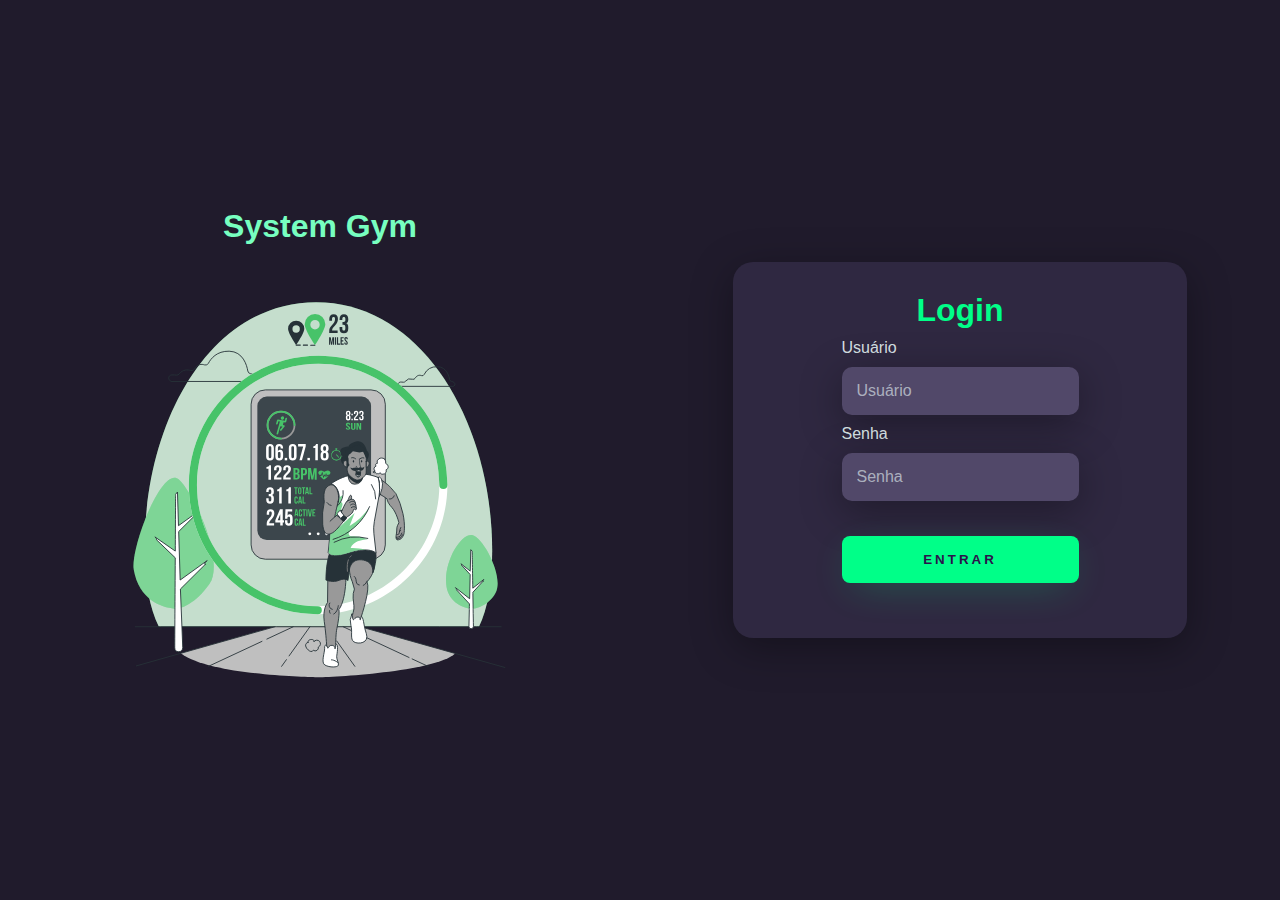
<file: index.html>
<!DOCTYPE html>
<html lang="en">                  
<head>
    <meta charset="UTF-8">
    <meta http-equiv="X-UA-Compatible" content="IE=edge">
    <meta name="viewport" content="width=device-width, initial-scale=1.0">
    <title>Página de login</title>
    <link href="https://cdn.jsdelivr.net/npm/bootstrap@5.2.3/dist/css/bootstrap.min.css" 
    rel="stylesheet" integrity="sha384-rbsA2VBKQhggwzxH7pPCaAqO46MgnOM80zW1RWuH61DGLwZJEdK2Kadq2F9CUG65" 
    crossorigin="anonymous">
    <link rel="stylesheet" href="style.css">

</head>
<body>
    <div class="main-login">
        <div class="left-login">
            <h1>System Gym</h1>
            <img src="gym.svg" class = "login-image"  alt="">
        </div>
            
        <div class="right-login">
            <div class="card-login">
                <h1>Login</h1>
                <form action="login.php" method="POST"> 
                    <div class="textfield">
                        <label for="usuario">Usuário</label>
                        <input type="text" name="usuario" placeholder="Usuário">
                    </div>
                    <div class="textfield">
                        <label for="senha">Senha</label>
                        <input type="password" name="senha" placeholder="Senha">
                    </div>
                    <div>
                        <button type="submit" class="btn-login">Entrar</button>
                    </div>
                    
               </form>
                
            </div>
        </div>
    </div>     
</body>
</html>
</file>
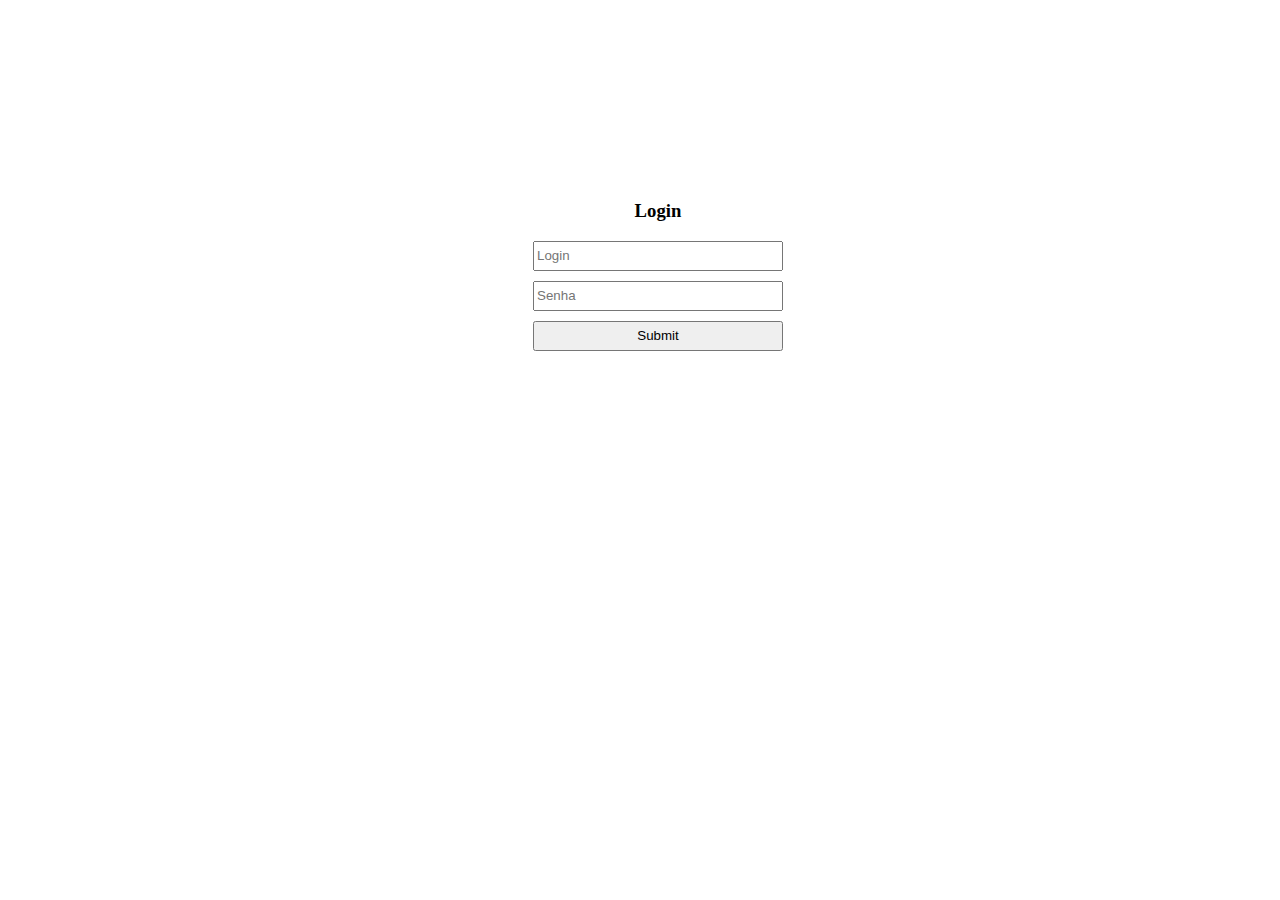
<file: login.html>
<!DOCTYPE html>
<html lang="en">
<head>
    <meta charset="UTF-8">
    <meta http-equiv="X-UA-Compatible" content="IE=edge">
    <meta name="viewport" content="width=device-width, initial-scale=1.0">
    <title>Página de login</title>

    <style>
        *{
            box-sizing: border-box;   
        }

        body{
            width: 100px;
            height: 100px;
        }

        form{
            width: 1300px;
            margin: 200px auto;
            text-align: center;

        }

        input{
            display: block;
            margin: 10px auto;
            width: 250px;
            height: 30px;
        }

    </style>
</head>
<body>
    <form>
        <h3>Login</h3>
        <input type="text" placeholder="Login" id="login">
        <input type="password" placeholder="Senha" id="senha">
        <input type="submit" onclick = "logar(); return false">
    </form>
    <script>
        function logar(){
            var login = document.getElementById('login').value;
            var senha = document.getElementById('senha').value;

            if(login == "admin" && senha == "admin"){
                alert('Sucesso');
                location.href = "index.php";
            }else{
                alert('usuário ou senha incorretos');
            }
        }
    </script>
    
</body>
</html>
</file>
<file: style.css>
@import url('https://fonts.googleapis.com/css2?family=Oswald:wght@200;300;400;500;600;700&display=swap');


body{
    margin: 0;
    font-family: 'Noto Sans', sans-serif;
}

.main-login{
    width: 100vw;
    height: 100vh;
    background: #201b2c;
    display: flex;
    justify-content: center;
    align-items: center;
}

.left-login{
    width: 50vw;
    height: 100vh;
    background: #201b2c;
    display: flex;
    justify-content: center;
    align-items: center;
    flex-direction: column;
}

.left-login > h1{
    color: #77ffc0;
}

.login-image {
    font-size: 3vw;
    width: 35vw;

}

.right-login{
    width: 50vw;
    height: 100vh;
    display: flex;
    justify-content: center;
    align-items: center;
}

.card-login{
    width: 60%; 
    display: flex;
    justify-content: center;
    align-items: center;
    flex-direction: column;
    padding: 30px 35px;
    background: #2f2841;
    border-radius: 20px;
    box-shadow: 0px 10px 40px #00000056;
}

.card-login > h1 {
    color:#00ff88;
    font-weight: 800;
    margin: 0;
}

.textfield {
    width: 100%;
    display: flex;
    flex-direction: column;
    align-items: flex-start;
    justify-content: center;
    margin: 10px 0px;
}

.textfield > input{
    width: 100%;
    border: none;
    border-radius: 10px;
    padding: 15px;
    background: #514869;
    color: #f0ffffde;
    font-size: 12pt;
    box-shadow: 0px 10px 40px #00000056;
    outline: none;
    box-sizing: border-box;

}

.textfield > label {
    color: #f0ffffde;
    margin-bottom: 10px;
}

.textfield > input::placeholder{
    color:#f0ffff94
}

.btn-login {
    width: 100%;
    padding: 16px 0px;
    margin: 25px;
    border: none;
    border-radius: 8px;
    outline: none;
    text-transform: uppercase;
    font-weight: 800;
    letter-spacing: 3px;
    color:#2b134b;
    background: #00ff88;
    cursor: pointer;
    box-shadow: 0px 10px 40px -12px #00ff8052;
    margin-left: auto;
    margin-right: auto;


}

@media only screen and (max-width:950px){
    .card-login{
        width: 85%;
    }
}

@media only screen and (max-width:600px)  {
    .main-login{
        flex-direction: column;
    }
    .left-login > h1 {
        display: none;
     }

    .left-login{
        width: 100%;
        height: auto;
     }

     .right-login{
        width: 100%;
        height: auto;
     }
}
</file>
